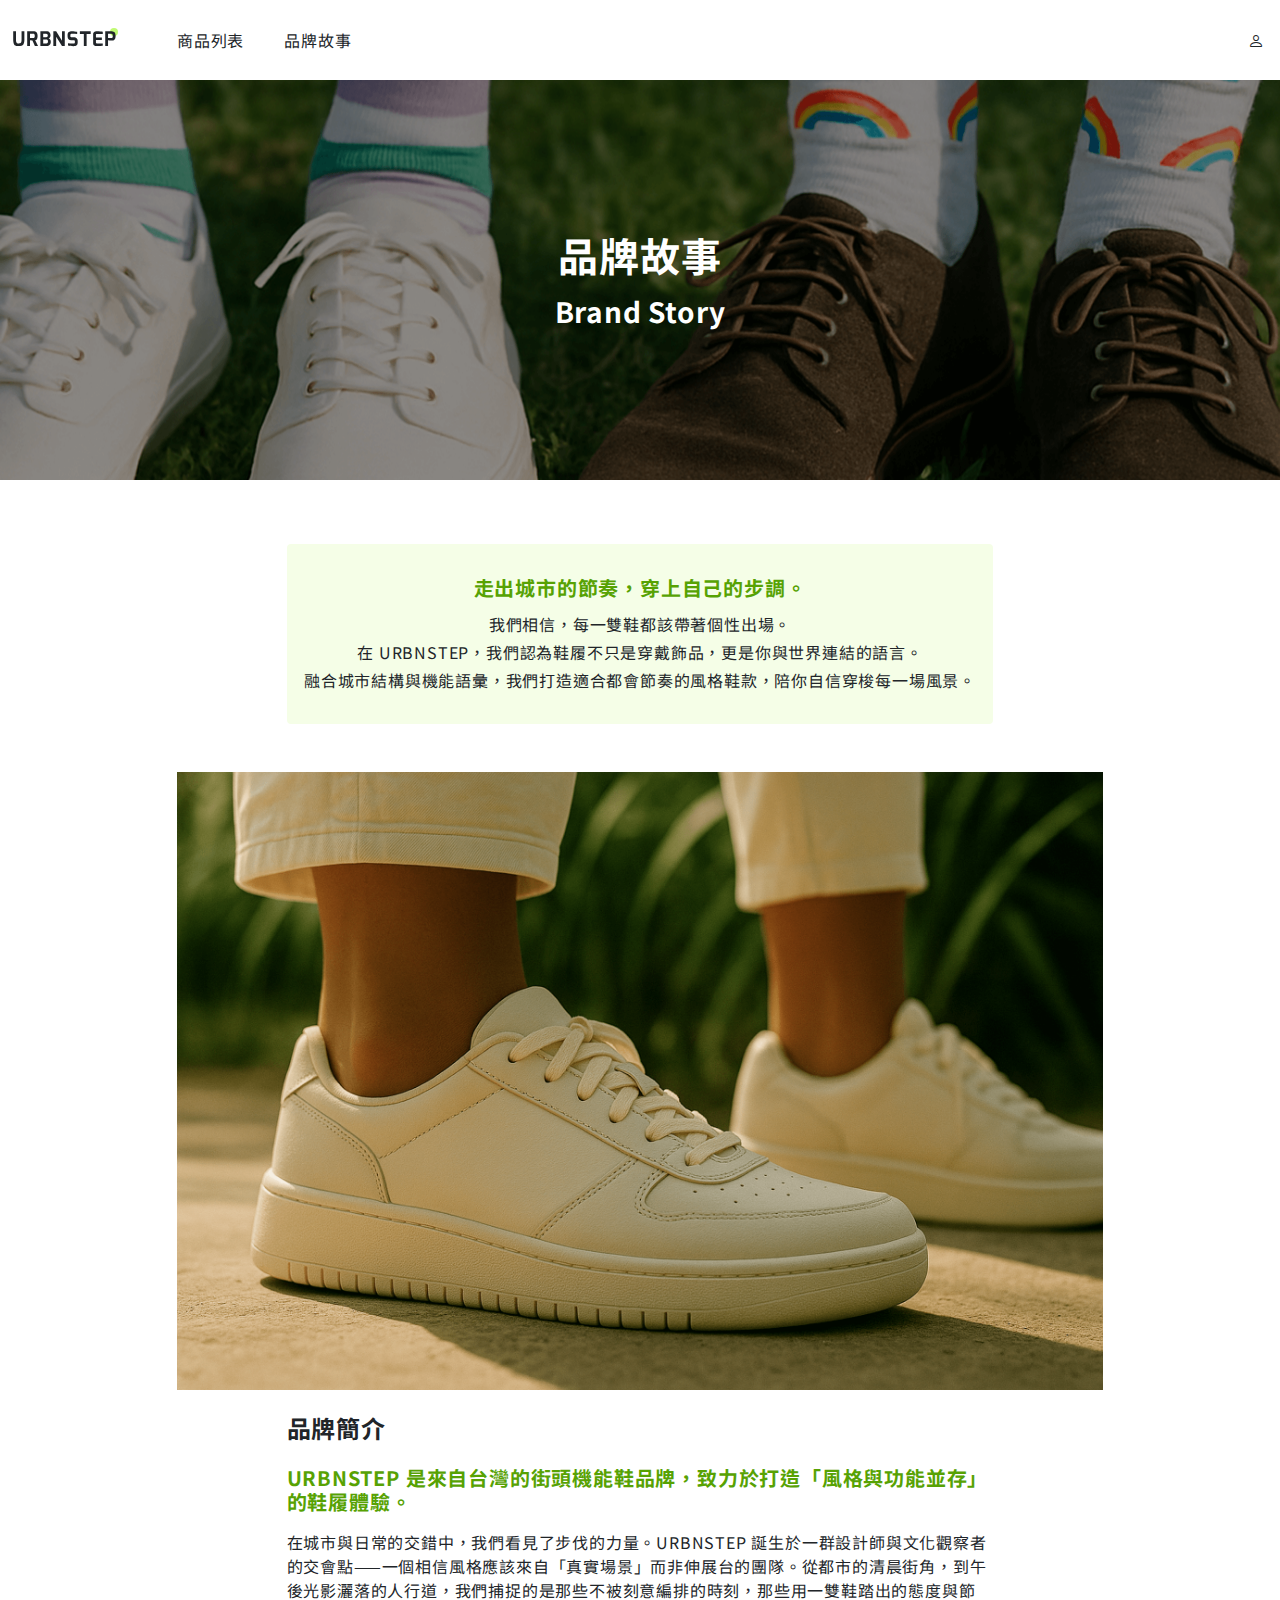
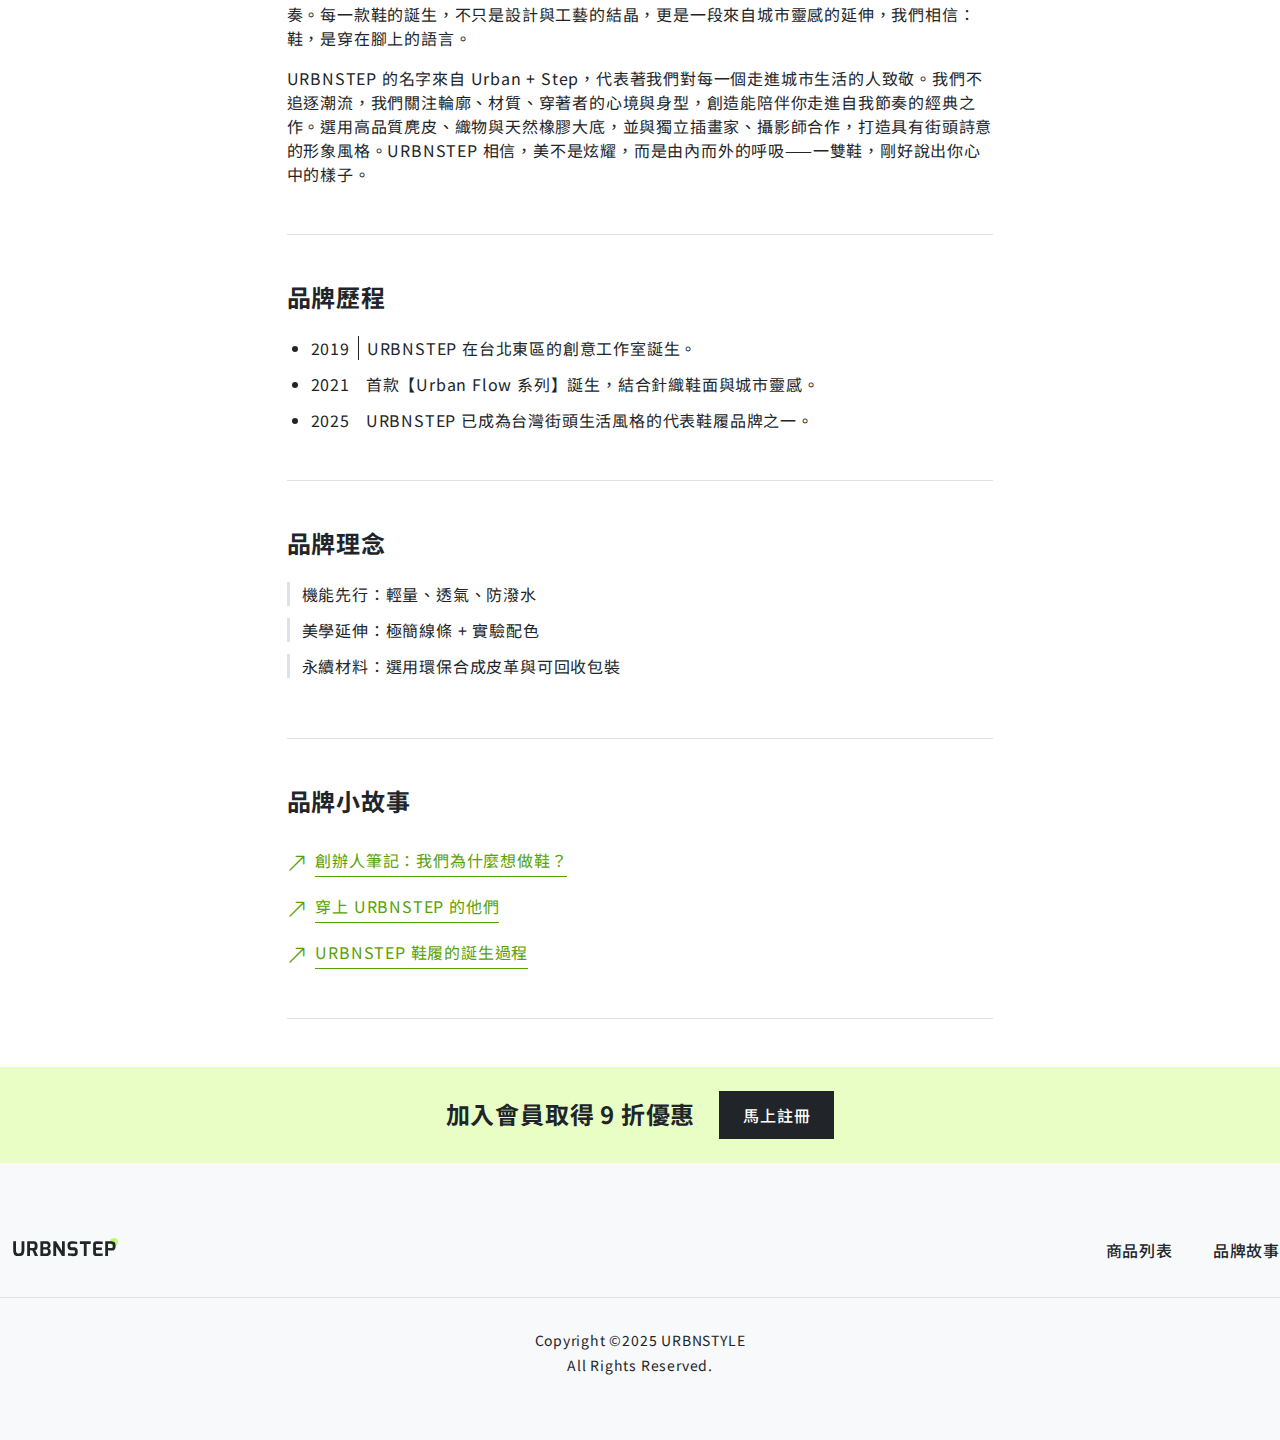
<file: brand-intro.html>
<!DOCTYPE html>
<html lang="en">
<head>
    <meta charset="UTF-8">
    <meta name="viewport" content="width=device-width, initial-scale=1.0">
    <title>品牌介紹</title>
    <link rel="stylesheet" href="reset.css">
    <link rel="stylesheet" href="style.css">
    <!-- 字型載入 -->
    <link rel="preconnect" href="https://fonts.googleapis.com">
    <link rel="preconnect" href="https://fonts.gstatic.com" crossorigin>
    <link href="https://fonts.googleapis.com/css2?family=Noto+Sans+TC:wght@100..900&family=Noto+Sans:ital,wght@0,100..900;1,100..900&family=Tourney:ital,wght@0,100..900;1,100..900&display=swap" rel="stylesheet">
    <!-- 字型載入結束 -->
    <!-- icon 載入 -->
        <link rel="stylesheet" href="https://cdn.jsdelivr.net/npm/bootstrap-icons@1.13.1/font/bootstrap-icons.min.css">
    <!-- icon 載入結束 -->
</head>
<body>
    <!--
    1. 格線系統
    2. 元件原子化
    3. padding/margin 推同個方向
    4. 變數
    5. RWD 手機版
    -->
    <nav class="nav">
        <div class="container">
            <div class="row aic">
                <section class="mr-auto col-10 d-flex aic">
                    <a href="#" class="mr-48 logo">
                        <!-- logo 圖片 連結到首頁 index -->
                        <img src="img/2025-week2/desktop/logo.svg" alt="logo-image">
                    </a>
                    <ul class="d-flex nav-menu">
                        <li class="mr-40"><a href="#">商品列表</a></li>
                        <!-- 連結到 產品列表頁面 -->
                        <li><a href="#">品牌故事</a></li>
                        <!-- 連結到 品牌介紹頁面 -->
                    </ul>
                </section>
                <aside class="col-2 d-flex jce aic avatar">
                    <a href="#"><i class="bi bi-person"></i></a>
                    <!-- 連結到 登入頁面 -->
                </aside>
            </div>
        </div>
    </nav>

    <header class="mb-64 mx-auto mb-md-32 hero-section">
        <div class="container container-brand-intro">
            <h1 class="mb-16 mb-md-8">品牌故事</h1>
            <h3>Brand Story</h3>
        </div>
    </header>

    <main class="container container-brand-intro">
        <div class="col-8 m0-auto">
            <section class="mb-48  mb-md-32 radius-sm highlight-section">
                <h5 class="mb-12">走出城市的節奏，穿上自己的步調。</h5>
                <p class="mb-4">我們相信，每一雙鞋都該帶著個性出場。</p>
                <p class="mb-4">在 URBNSTEP，我們認為鞋履不只是穿戴飾品，更是你與世界連結的語言。</p>
                <p>融合城市結構與機能語彙，我們打造適合都會節奏的風格鞋款，陪你自信穿梭每一場風景。</p>
            </section>

            <section class="mb-24 mx-auto mb-md-16 main-img">
                <img class="mx-auto" src="img/2025-week2/desktop/about.png" alt="產品圖片">
            </section>

            <section class="pb-48 mb-48 pb-md-32 mb-md-32 bd-bottom-1-section brand-intro-section">
                <h4 class="mb-24 mb-md-16">品牌簡介</h4>
                <h5 class="mb-16 mb-md-12">URBNSTEP 是來自台灣的街頭機能鞋品牌，致力於打造「風格與功能並存」的鞋履體驗。</h5>
                <p class="mb-16 mb-md-12">在城市與日常的交錯中，我們看見了步伐的力量。URBNSTEP 誕生於一群設計師與文化觀察者的交會點——一個相信風格應該來自「真實場景」而非伸展台的團隊。從都市的清晨街角，到午後光影灑落的人行道，我們捕捉的是那些不被刻意編排的時刻，那些用一雙鞋踏出的態度與節奏。每一款鞋的誕生，不只是設計與工藝的結晶，更是一段來自城市靈感的延伸，我們相信：鞋，是穿在腳上的語言。</p>
                <p>URBNSTEP 的名字來自 Urban + Step，代表著我們對每一個走進城市生活的人致敬。我們不追逐潮流，我們關注輪廓、材質、穿著者的心境與身型，創造能陪伴你走進自我節奏的經典之作。選用高品質麂皮、織物與天然橡膠大底，並與獨立插畫家、攝影師合作，打造具有街頭詩意的形象風格。URBNSTEP 相信，美不是炫耀，而是由內而外的呼吸——一雙鞋，剛好說出你心中的樣子。</p>
            </section>

            <section class="pb-48 mb-48 pb-md-32 mb-md-32 bd-bottom-1-section brand-timeline-section">
                <h4 class="mb-24 mb-md-16">品牌歷程</h4>
                <ol>
                    <li class="mb-12"><span class="mr-8">2019</span><span class="pl-8 bd-left-1">URBNSTEP 在台北東區的創意工作室誕生。</span></li>
                    <li class="mb-12"><span class="mr-8">2021</span><span class="pl-8 bd-left">首款【Urban Flow 系列】誕生，結合針織鞋面與城市靈感。</span></li>
                    <li><span class="mr-8">2025</span><span class="pl-8 bd-left">URBNSTEP 已成為台灣街頭生活風格的代表鞋履品牌之一。</span></li>
                </ol>
            </section>

            <section class="pb-48 mb-48 pb-md-32 mb-md-32 bd-bottom-1-section brand-philosophy-section">
                <h4 class="mb-24 mb-md-16">品牌理念</h4>
                <p class="mb-12 pl-12 bd-left-3">機能先行：輕量、透氣、防潑水</p>
                <p class="mb-12 pl-12 bd-left-3">美學延伸：極簡線條 + 實驗配色</p>
                <p class="mb-12 pl-12 bd-left-3">永續材料：選用環保合成皮革與可回收包裝</p>
            </section>

            <section class="pb-48 mb-48 pb-md-32 mb-md-32 bd-bottom-1-section brand-story-section">
                <h4 class="mb-32 mb-md-24">品牌小故事</h4>
                <ul>
                    <li class="mb-16"><a href="#"><i class="mr-8 bi bi-arrow-up-right"></i><span class="pb-4 bd-bottom-1">創辦人筆記：我們為什麼想做鞋？</span></a></li>
                    <li class="mb-16"><a href="#"><i class="mr-8 bi bi-arrow-up-right"></i><span class="pb-4 bd-bottom-1">穿上 URBNSTEP 的他們</span></a></li>
                    <li><a href="#"><i class="mr-8 bi bi-arrow-up-right"></i><span class="pb-4 bd-bottom-1">URBNSTEP 鞋履的誕生過程</span></a></li>
                </ul>
            </section>
        </div>
    </main>

    <section class="call-to-action">
        <div class="d-flex jcc aic container">
            <h4 class="mr-24">加入會員取得 9 折優惠</h4>
            <a href="#" class="cta-btn">馬上註冊</a>
        </div>
    </section>

    <footer class="footer">
        <div class="container">
            <div class="footer-wrap">
                <nav class="mb-24 footer-nav">
                    <section class="d-flex aic row">
                        <a href="#" class="mr-auto col-10 logo">
                        <!-- logo 圖片 連結到首頁 index -->
                            <img src="img/2025-week2/desktop/logo.svg" alt="logo-image">
                        </a>
                        <ul class="d-flex nav-menu">
                            <li class="col-1 mr-40"><a href="#">商品列表</a></li>
                            <!-- 連結到 產品列表頁面 -->
                            <li class="col-1"><a href="#">品牌故事</a></li>
                            <!-- 連結到 品牌介紹頁面 -->
                        </ul>
                    </section>
                </nav>
                <footer class="footer-copyright">
                    <p class="mb-4">Copyright ©2025 URBNSTYLE</p>
                    <p>All Rights Reserved.</p>
                </footer>
            </div>
        </div>
    </footer>

</body>
</html>
</file>
<file: style.css>
/* layout */
*,*::before, *::after{
    box-sizing: border-box;
    /* outline: 1px solid gray; */
}
body{
    color: #212529;
    line-height: 1.5;
    letter-spacing: 0.05em;
    font-family: "Noto Sans TC",sans-serif;
}

.container{
    max-width:1320px;
    margin: 0 auto;
}

img{
    display: block;
}

h1{
    font-size: 40px;
    font-weight: 700;
    line-height: 1.2;
}
h2{
    font-size: 32px;
    font-weight: 700;
    line-height: 1.2;
}
h3{
    font-size: 28px;
    font-weight: 700;
    line-height: 1.2;
}
h4{
    font-size:24px;
    font-weight: 700;
    line-height: 1.2;
}
h5{
    font-size: 20px;
    font-weight: 700;
    line-height: 1.2;
}
h6{
    font-size: 16px;
    font-weight: 700;
    line-height: 1.2;
}

@media(max-width: 768px){
    h1{
        font-size: 32px;
    }
    h2{
        font-size: 28px;
    }
    h3{
        font-size: 24px;
    }
    h4{
        font-size:20px;
    }
    h5{
        font-size: 16px;
    }
}

:root{
    --primary-100: #F5FEE7;
    --primary-200: #E8FEC5;
    --primary-300: #C0FA73;
    --primary-400: #57A203;
    --primary-500: #477A11;

    --neutral-0: #FFFFFF;
    --neutral-100: #F8F9FA;
    --neutral-200: #E9ECEF;
    --neutral-300: #DEE2E6;
    --neutral-400: #CED4DA;
    --neutral-500: #ADB5BD;
    --neutral-600: #6C757D;
    --neutral-700: #495057;
    --neutral-800: #343A40;
    --neutral-900: #212529;

    --danger-300: #FCF1F1;
    --danger-300: #EBA7A7;
    --danger-300: #d22d2d;

    --warning-300: #F38B12;

    --success-300: #36A375;
}

.m0-auto{
    margin: 0 auto;
}

.row{
    display: flex;
    flex-wrap: wrap;
}
.d-flex{
    display: flex;
}
.jcc{
    justify-content: center;
}
.jcsb{
    justify-content: space-between;
}
.jce{
    justify-content: flex-end;
}
.aic{
    align-items: center;
}

.col-2{
    width: 196px;
}
.col-4{
    width: 33.33333%
}
.col-5{
    width: 41.66666%;
}
.col-7{
    width: 58.33333%;
}
.col-8{
    width: 66.66666%;
}
.col-10{
    width: 83.333%;
}
.col-12{
    width: 100%;
}

@media(max-width: 768px){
    [class*="col-"]{
        width: 100%;
    }
    .col-md-6{
        width: 50%;
    }
}

.p-32{
    padding: 32px;
}
.pl-8{
    padding-left: 8px;
}
.pl-12{
    padding-left: 12px;
}
.pl-110{
    padding-left: 11px;
}
.pr-110{
    padding-right: 110px;
}
.pb-4{
    padding-bottom: 4px;
}
.pb-48{
    padding-bottom: 48px;
}
.mr-auto{
    margin-right: auto;
}
.mr-8{
    margin-right: 8px;
}
.mr-12{
    margin-right: 12px;
}
.mr-24{
    margin-right: 24px;
}
.mr-36{
    margin-right: 36px;
}
.mr-40{
    margin-right: 40px;
}
.mr-48{
    margin-right: 48px;
}

.mb-4{
    margin-bottom: 4px;
}
.mb-8{
    margin-bottom: 8px;
}
.mb-12{
    margin-bottom: 12px;
}
.mb-16{
    margin-bottom: 16px;
}
.mb-24{
    margin-bottom: 24px;
}
.mb-32{
    margin-bottom: 32px;
}
.mb-48{
    margin-bottom: 48px;
}
.mb-64{
    margin-bottom: 64px;
}
.mb-80{
    margin-bottom: 80px;
}
.mb-88{
    margin-bottom: 88px;
}
.mb-112{
    margin-bottom: 112px;
}
.gap-8{
    gap: 8px;
}
@media(max-width: 768px){
    .pb-md-32{
        padding-bottom: 32px;
    }
    .mb-md-0{
        margin-bottom: 0;
    }
    .mb-md-8{
        margin-bottom: 8px;
    }
    .mb-md-12{
        margin-bottom: 12px;
    }
    .mb-md-16{
        margin-bottom: 16px;
    }
    .mb-md-24{
        margin-bottom: 24px;
    }
    .mb-md-32{
        margin-bottom: 32px;
    }
    .mb-md-40{
        margin-bottom: 40px;
    }
    .mb-md-64{
        margin-bottom: 64px;
    }
    .mr-md-0{
        margin-right: 0;
    }
    .mr-md-8{
        margin-right: 8px;
    }
    .gap-md-0{
        gap: 0;
    }
}

.radius-sm{
    border-radius: 4px;
}
.radius-md{
    border-radius: 12px;
}
.radius-rounded{
    border-radius: 1000px;
}

.bd-left-1{
    border-left: 1px solid var(--neutral-900);
}
.bd-left-3{
    border-left: 3px solid var(--neutral-300);
}
.bd-bottom-1{
    border-bottom: 1px solid var(--primary-400);
}
.bd-bottom-1-section{
    border-bottom: 1px solid var(--neutral-300);
}

.btn-small{
    display: flex;
    justify-content: center;
    align-items: center;
    font-weight: 500;
    padding: 8px 16px;
    border-radius: 4px;
}
.btn-large{
    display: flex;
    justify-content: center;
    align-items: center;
    font-weight: 500;
    padding: 12px 24px;
    border-radius: 4px;
}

/* 導覽列 */
.nav{
    position: sticky;
    top: 0;
    background-color: #fff;
    z-index: 999;
    padding-top: 16px;
    padding-bottom: 16px;
}
.nav .col-10{
    flex: 1;
}
.nav .col-2{
    width: auto;
}
.nav a{
    display: block;
}
.logo img{
    height: 46px;
}
.nav-menu li a{
    text-decoration: none;
    color: var(--neutral-900);
    padding-top: 12px;
    padding-bottom: 12px;
}
.nav-menu li a:hover{
    color: var(--primary-400);
}
.avatar a{ 
    padding: 12px;
    text-align: center;
}
.avatar a:hover i{
    color: var(--primary-400);
}
.avatar a i{
    display: block;
    width: 24px;
    height: 24px;
    color: var(--neutral-900);
}
@media(max-width: 768px){
    .nav{
        padding-top: 12px;
        padding-bottom: 12px;
    }
    .nav-menu{
        display: none;
    }
}

/* .call-to-action */
.call-to-action{
    background-color: var(--primary-200);
    padding: 24px 0;
}
.call-to-action .container .cta-btn{
    display: block;
    width: fit-content;
    font-weight: 500;
    text-decoration: none;
    color: #fff;
    background-color: var(--neutral-900);
    padding: 12px 24px;

}
.call-to-action .container .cta-btn:hover{
    background-color: var(--neutral-600);
    transform: scale(1.2)
}

@media(max-width: 768px){
    .call-to-action .container .cta-btn{
        padding: 8px 16px;
    }
}

/* 頁尾 footer */
.footer{
    background-color: var(--neutral-100);
    font-size: 14px;
    font-weight: 400;
    text-align: center;
}
.footer-wrap{
    margin: 0 auto;
    padding-top: 64px;
    padding-bottom: 64px;
}
.footer-nav .nav-menu li a{
    text-decoration: none;
    color: var(--neutral-900);
    font-size: 16px;
    font-weight: 500;
    padding-top: 12px;
    padding-bottom: 12px;
}
.footer-nav .nav-menu li a:hover{
    color: var(--primary-400);
}
.footer-copyright{
    padding-top: 32px;
    border-top: 1px solid var(--neutral-300);
}

@media(max-width: 768px){
    .footer-wrap{
        padding-top: 32px;
        padding-bottom: 32px;
    }
    .footer-wrap .mb-24{
        margin-bottom: 24px;
    }
    .footer-nav .nav-menu{
        display: flex;
        flex-direction: column;
        padding-left: 12px;
    }
    .footer-nav .mr-auto,
    .footer-nav .mr-48,
    .footer-nav .mr-40{
        margin-right: 0;
    }
    .footer-nav .logo{
        margin-bottom: 8px;
    }
    .footer-nav .nav-menu .mr-40{
        margin-bottom: 4px;
    }
}

/* page */

/* 品牌介紹頁面 */
.container-brand-intro{
    padding-left: 110px;
    padding-right: 110px;
}
@media(max-width: 768px){
    .container-brand-intro{
        padding-left: 12px;
        padding-right: 12px;
    }
}
/* 在 border-box 前提下
加入 padding 
為何不會讓 .container-brand-intro 的內容寬度縮小？ */
.hero-section{
    color: #fff;
    background-image: url(./img/2025-week2/desktop/hero.png);
    background-repeat: no-repeat;
    background-size: cover;
    background-position: center;
    text-align: center;
    padding: 151px 0;
}

@media(max-width:768px){
    .hero-section{
        width: 100%;
        background-image: url(./img/2025-week2/mobile/hero-s.png);
        padding: 87px 0;
    }
    .hero-section h1{
        font-size: 28px;
    }
    .hero-section h3{
        font-size: 20px;
    }
}

.highlight-section{
    background-color: var(--primary-100);
    text-align: center;
    padding: 32px 0;
}
.highlight-section h5{
    color: var(--primary-400);
}
.highlight-section p{
    color: var(--neutral-900);
}

@media(max-width: 768px){
    .highlight-section{
        padding: 24px 0;
}
}

.main-img{
    margin-left: -110px;
    margin-right: -110px;
}
.main-img img{
    max-width: 1076px;
    width: 100%;
    height: auto;
}

@media(max-width: 768px){
    .main-img{
        margin-left: 0;
        margin-right: 0;
}
}

.brand-intro-section h5{
    color: var(--primary-400);
}

.brand-timeline-section ol{
    list-style-type: disc;
    padding-left: 1.5rem;
}

.brand-story-section ul li a{
    display: block;
    color: var(--primary-400);
    text-decoration: none;
}
.brand-story-section ul li a:hover{
    color: var(--warning-300);
}
.brand-story-section ul li a i{
    font-size: 20px;
}
.brand-story-section ul li a i,
.brand-story-section ul li a span{
    display: inline-block;
    vertical-align: middle;
}

/* 產品列表頁面 */
.container-product-list{
    padding-left: 12px;
    padding-right: 12px;
}

/* .product-list */
.container-product-list a{
    display: block;
}
.container-product-list .breadcrumb a{
    display: inline-block;
    text-decoration: none;
    color: var(--neutral-900);
    font-weight: 500;
}
.container-product-list .breadcrumb a:hover{
    color: var(--primary-400);
}
.container-product-list .breadcrumb .breadcrumb-link{
    color: var(--neutral-600);
}
.container-product-list .breadcrumb span{
    display: inline-block;
    color: var(--neutral-300);
}

@media(max-width: 768px){
    .container-product-list .breadcrumb a{
        font-size: 14px;
    }
}

.container-product-list main .col-2{
    width: 196px;
}
.container-product-list main .main-menu .main-menu-item a{
    font-weight: 500;
    color: var(--neutral-900);
    text-decoration: none;
    padding: 10px 0;
}
.container-product-list main .main-menu .main-menu-item a:hover{
    color: var(--primary-400);
}

@media(max-width: 768px){
    .container-product-list main .col-2{
    display: none;
    }
}

.container-product-list main .col-10{
    flex: 1;
    margin-left: -12px;
    margin-right: -12px;
}
.product-list-card a{
    text-decoration: none;
    color: var(--neutral-900);
}
.container-product-list main .content .product-list-card a img{
    max-width: 342.67px;
    width: 100%;
    height: auto;
}
.container-product-list main .content .product-list{
    flex-wrap: wrap;
}
.container-product-list main .content .product-list-card{
    margin-left: 12px;
    margin-right: 12px;
}

.container-product-list main .content .shoes-10th{
    display: none;
}


@media(max-width: 768px){
    .container-product-list main .content .product-list-card a img{
        min-width: 169.5px;
        min-height: 169.5px;
    }
    .container-product-list main .col-10{
        margin-left: -6px;
        margin-right: -6px;
    }
    .container-product-list main .content .product-list-card{
        margin-left: 6px;
        margin-right: 6px;
    }
    .container-product-list main .content .shoes-10th{
        display: block;
}
}

/* .pagination */
.container-product-list main .content .pagination li a{
    display: block;
    text-decoration: none;
}
.container-product-list main .content .pagination .pagination-chevron a{
    display: block;
    color: var(--neutral-900);
    padding: 10px;
}
.container-product-list main .content .pagination .pagination-chevron a:hover{
    background-color: var(--neutral-100);
}
.container-product-list main .content .pagination .pagination-chevron a:focus{
    background-color: var(--primary-300);
}
.container-product-list main .content .pagination .pagination-chevron a i{
    display: block;
    width: 20px;
    height: 20px;
    text-align: center;
}
.container-product-list main .content .pagination .pagination-page a{
    color: var(--neutral-900);
    padding: 8px 15px;
}
.container-product-list main .content .pagination .pagination-page a:hover{
    background-color: var(--neutral-100);
}
.container-product-list main .content .pagination .pagination-page a:focus{
    background-color: var(--primary-300);
}
.container-product-list main .content .pagination .pagination-more-pages a{
    color: var(--neutral-900);
    /* padding: 8px 12.5px; */
}
.container-product-list main .content .pagination .pagination-more-pages a:hover{
    background-color: var(--neutral-100);
}
.container-product-list main .content .pagination .pagination-more-pages a:focus{
    background-color: var(--primary-300);
}
/* 產品詳情頁 */
.container-product-detail{
    padding-left: 12px;
    padding-right: 12px;
}
.container-product-detail a{
    display: block;
}
/* main */
.container-product-detail main{
    margin-left: -12px;
    margin-right: -12px;
}
.container-product-detail main .col-7,
.container-product-detail main .col-5{
    margin-left: 12px;
    margin-right: 12px;
}
.container-product-detail main .col-5{
    flex: 1;
}
.container-product-detail main .product-detail-images{
    flex-wrap: wrap;
}
.container-product-detail main .product-detail-images li{
    width: calc(50% - 4px);;
}
.container-product-detail main .product-detail-images li img{
    width: 100%;
}
@media(max-width: 768px){
    .container-product-detail main .product-detail-images li{
        display: none;
        width: 100%;
    }
    .container-product-detail main .product-detail-images .image-display{
        display: block;
        width: 100%;
    }
    .container-product-detail main .col-5{
        width: 100%;
    }
}
.container-product-detail main .content a{
    display: inline-block;
    text-decoration: none;
    color: var(--neutral-900);
    font-weight: 500;
}
.container-product-detail main .content .breadcrumb .breadcrumb-link{
    color: var(--neutral-600);
}
.container-product-detail main .content .breadcrumb span{
    color: var(--neutral-300);
}

.container-product-detail main .content h5 .original-price{
    font-size: 14px;
    font-weight: 400;
    color: var(--neutral-500);
    text-decoration: line-through;
    padding-left: 8px;
}
@media (max-width: 768px){
    .container-product-detail main .content .breadcrumb{
        font-size: 14px;
    }
    .container-product-detail main .content h2{
        font-size: 24px;
    }
}
/* .color-section */
.container-product-detail main .content .color-section .color-wrap .color-card{
    border-radius: 4px;
}
.container-product-detail main .content .color-section .color-wrap .color-card img{
    width: 64px;
    height: 64px;
    border-radius: 4px 4px 0 0;
}
.container-product-detail main .content .color-section .color-wrap .color-card p{
    color: var(--neutral-600);
    font-weight: 500;
    text-align: center;
}
.container-product-detail main .content .color-section .color-wrap .color-card:hover{
    border: 1px solid var(--neutral-600);
}
.container-product-detail main .content .color-section .color-wrap .color-card:focus{
    border: 1px solid var(--neutral-900);
}
/* size-section */
.container-product-detail main .content .size-section .size-wrap{
    flex-wrap: wrap;
}
.container-product-detail main .content .size-section .size-wrap .size-option{
    width: fit-content;
    font-weight: 500;
    padding: 12px 24px;
    border:1px solid var(--neutral-300);
    border-radius: 4px;
}
.container-product-detail main .content .size-section .size-wrap .size-option:hover{
    border:1px solid var(--neutral-600);
}
.container-product-detail main .content .size-section .size-wrap .size-option:focus{
    border:1px solid var(--neutral-900);
}
.size-option.disabled{
    opacity: 0.5;
    cursor: not-allowed;
    pointer-events: none;
}
.size-section .alert-text{
    font-size: 14px;
    color: var(--danger-300);
}
/* .product-actions */
.container-product-detail main .content .product-actions .btn-wishlist{
    flex: 1;
    color: var(--neutral-900);
    background-color: #fff;
    border: 1px solid var(--neutral-900);
    font-weight: 500;
    vertical-align: middle;
}
.container-product-detail main .content .product-actions .btn-wishlist:hover{
    background-color: var(--neutral-900);
    color: #fff;
}
.container-product-detail main .content .product-actions .btn-wishlist:hover .icon-heart{
    background-image: url("svg/icon-heart-white.svg");
}
.btn-wishlist .icon-heart{
    display: inline-block;
    width: 20px;
    height: 20px;
    background-image: url("svg/icon-heart-outline.svg");
    background-size: contain;
    background-repeat: no-repeat;
    vertical-align: middle;
}
.btn-wishlist.actived .icon-heart{
    background-image: url("svg/icon-heart-filled.svg");
}
.container-product-detail main .content .product-actions .btn-primary{
    flex: 1;
    color: #fff;
    background-color: var(--neutral-900);
    border: 1px solid var(--neutral-900);
    font-weight: 500;
    vertical-align: middle;
}
.container-product-detail main .content .product-actions .btn-primary:hover{
    background-color: var(--neutral-700);
}
.btn-primary .bi-handbag{
    font-size: 20px;
    vertical-align: middle;
}

@media(max-width: 768px){
    .container-product-detail main .content .product-actions{
        flex-direction: row-reverse;
        justify-content: center;
    }
    .container-product-detail main .content .product-actions .btn-primary{
        flex: 5;
    }
    .container-product-detail main .content .product-actions .btn-wishlist{
        width: fit-content;
        flex: none;
        border: none;
        padding: 15px;
    }
    .btn-wishlist .icon-heart{
        width: 24px;
        height: 24px;
        text-align: center;
    }
    .container-product-detail main .content .product-actions .btn-wishlist span{
        display: none;
    }
}
/* .product-description */
.product-description .product-description-wrap{
    padding: 12px 0;
    border-bottom: 1px solid var(--neutral-300);
}
.description-title{
    font-weight: 500;
}
.description-text{
    color: var(--neutral-600);
}
/* .product-recommendation */
.container-product-detail .product-recommendation h4{
    padding: 9.5px 0;
}

.container-product-detail .swiper-slide a{
    text-decoration: none;
    color: var(--neutral-900);
}


/* 輪播 */
.swiper{
    position: relative;
}
.swiper-button-prev::after,
.swiper-button-next::after{
    display: none;
}
.container-product-detail .product-recommendation .swiper-wrapper .swiper-slide{
    width: 306px;
}
.container-product-detail .product-recommendation .swiper-wrapper .swiper-slide img{
    width: 100%;
}
.container-product-detail .swiper-slide{
    overflow: hidden;
}
.container-product-detail .swiper-button-prev,
.container-product-detail .swiper-button-next{
    position: absolute;
    width: 36px;
    height: 36px;
    background-color: #999999;
    color: #fff;
    border-radius: 50%;
    box-shadow: 0 0 6px rgba(0, 0, 0, 0.2);
    display: flex;
    justify-content: center;
    align-items: center;
    top: 75%;
    z-index: 10;

}
.container-product-detail .swiper-button-prev i,
.container-product-detail .swiper-button-next i{
    font-size: 14px;
}
.container-product-detail .swiper-button-prev:hover,
.container-product-detail .swiper-button-next:hover{
    background-color: #cccccc;
}

@media(max-width: 768px){
    /* 輪播 */
    /* .container-product-detail .product-recommendation .swiper-wrapper .swiper-slide img{
    width: 300px;
    height: 300px;
    } */
}
</file>
